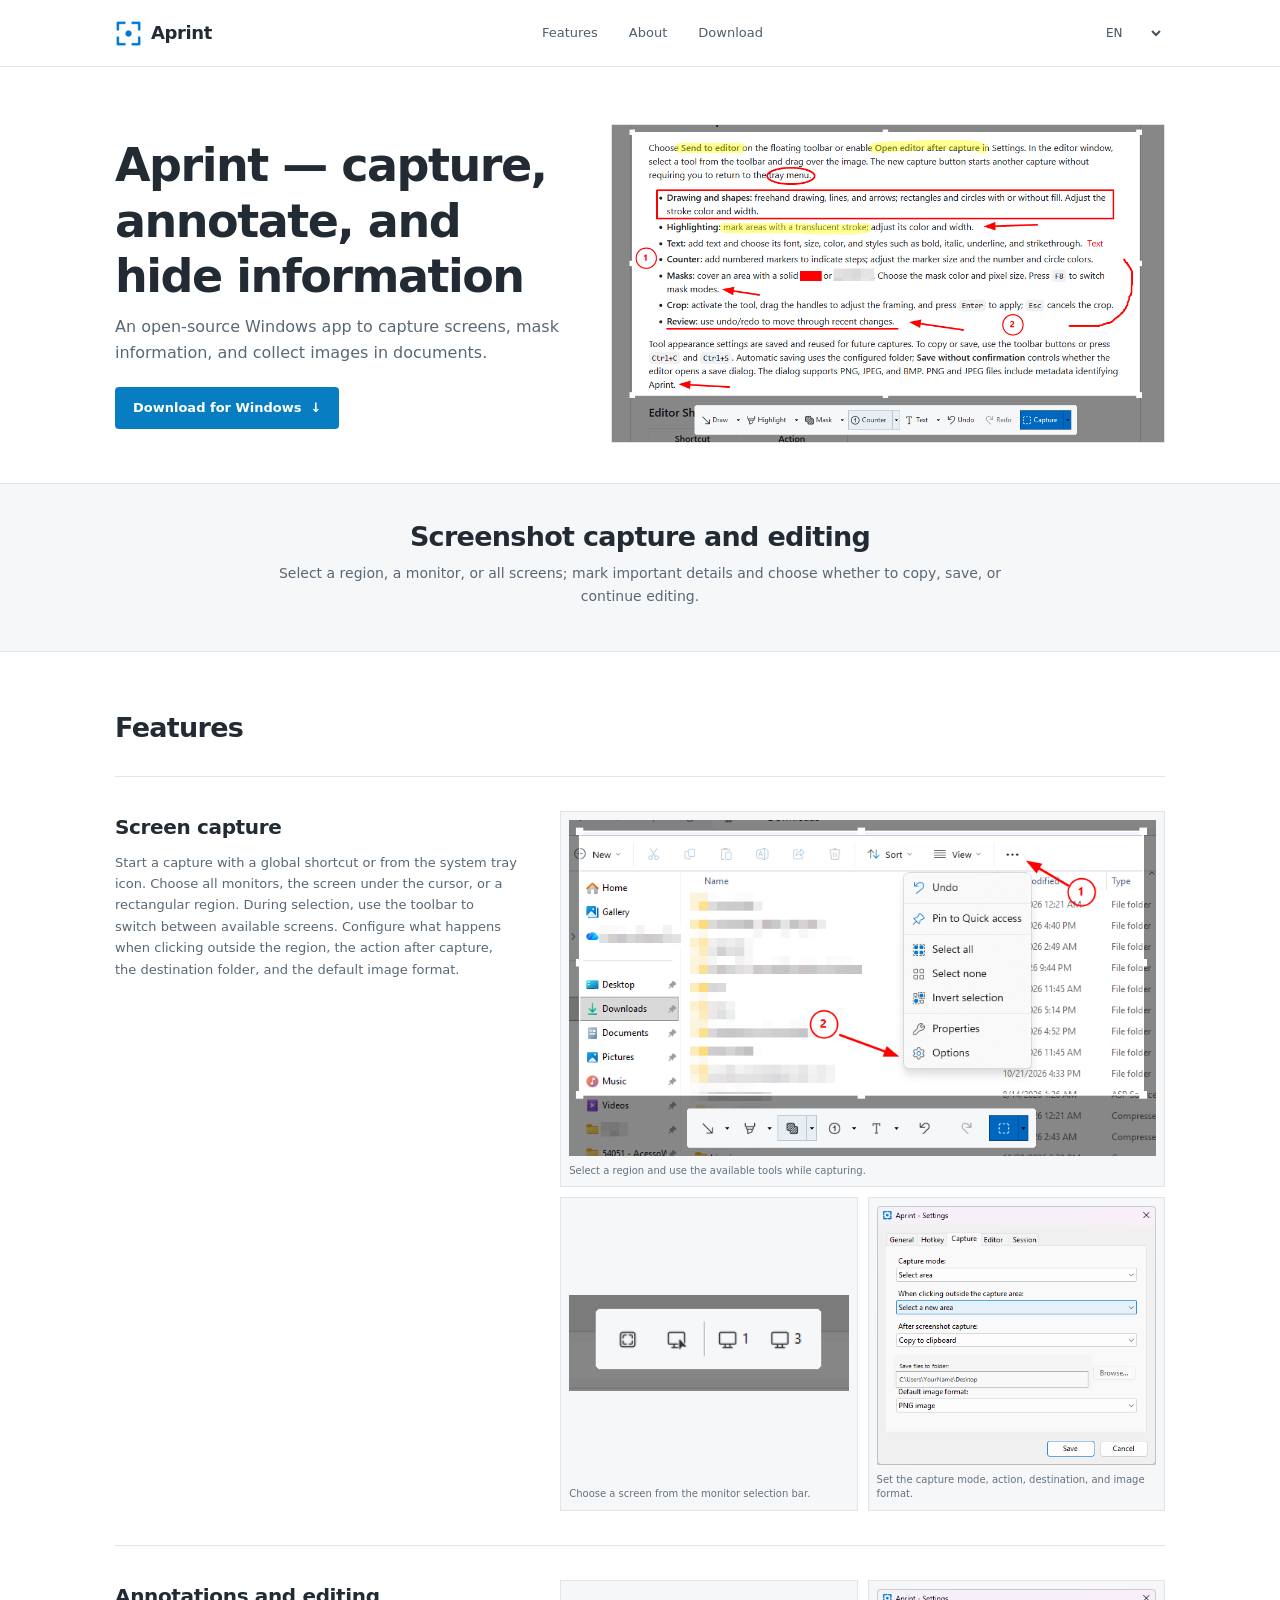
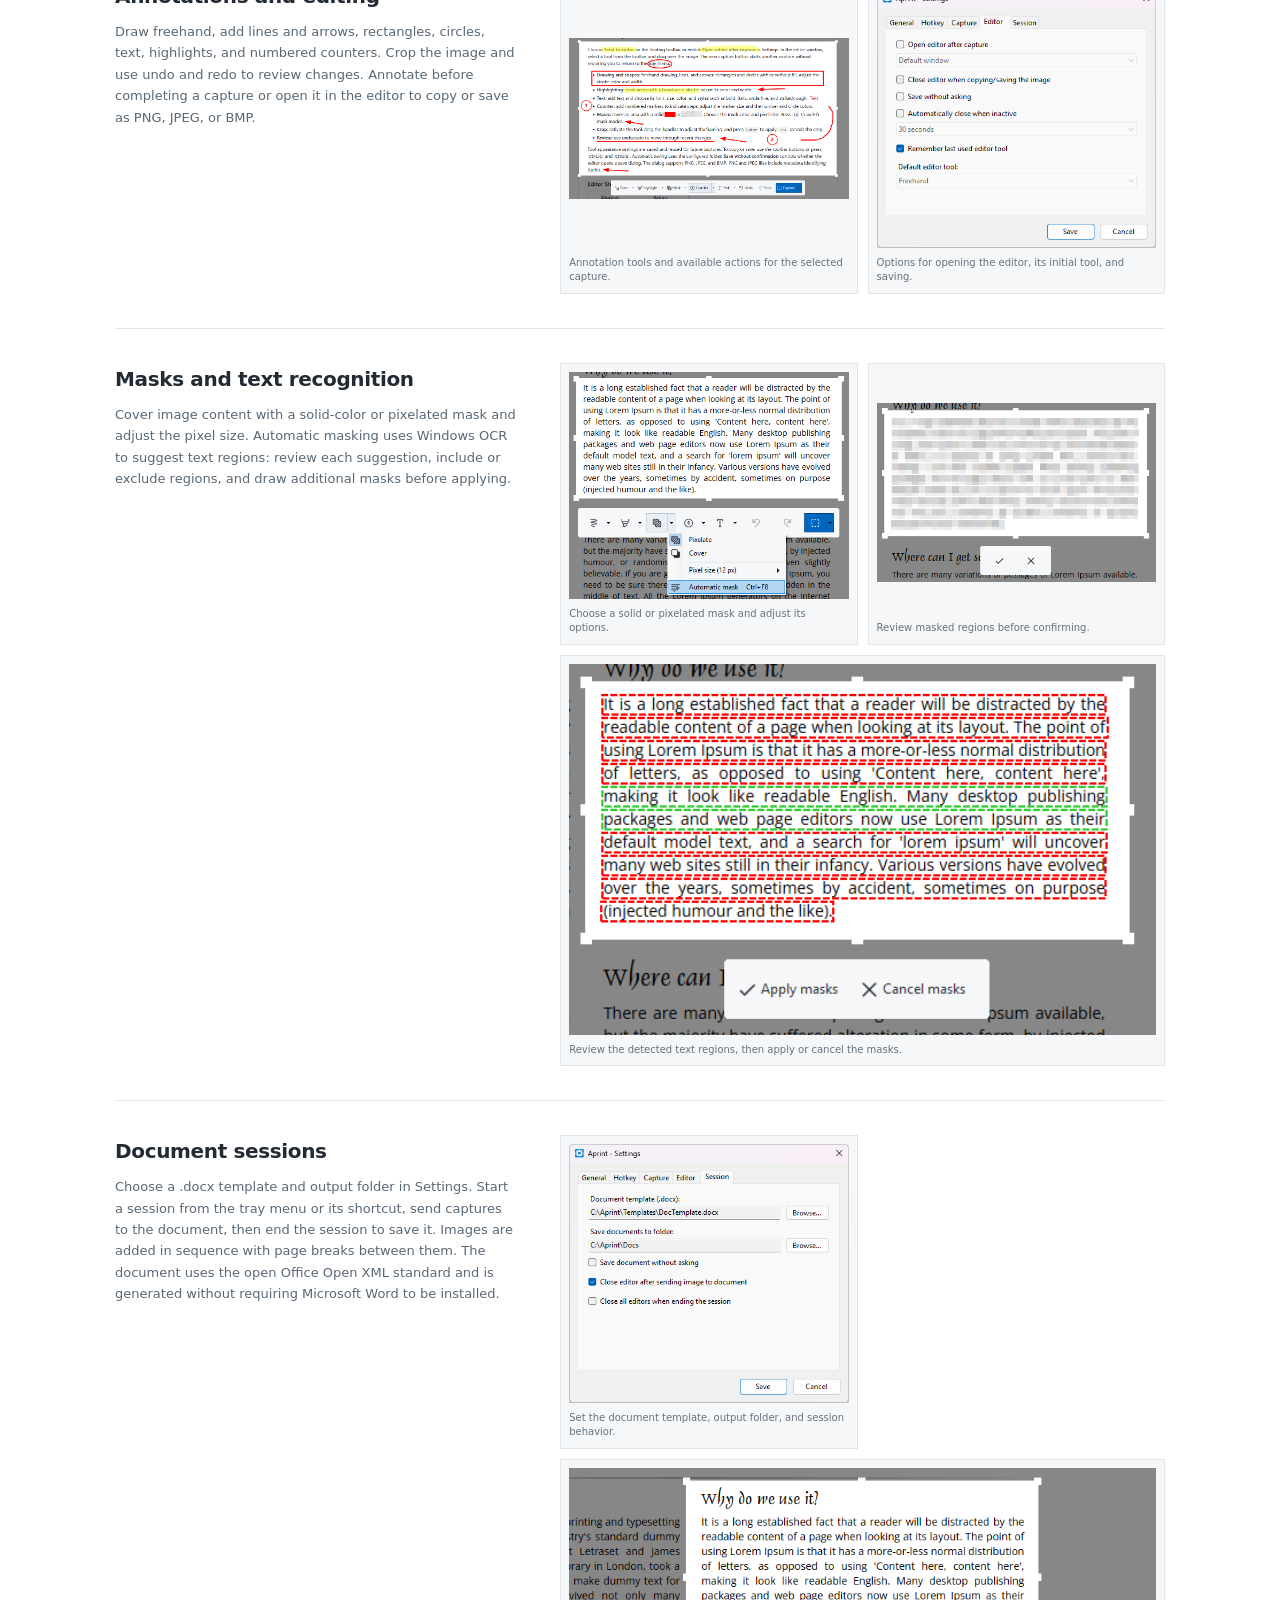
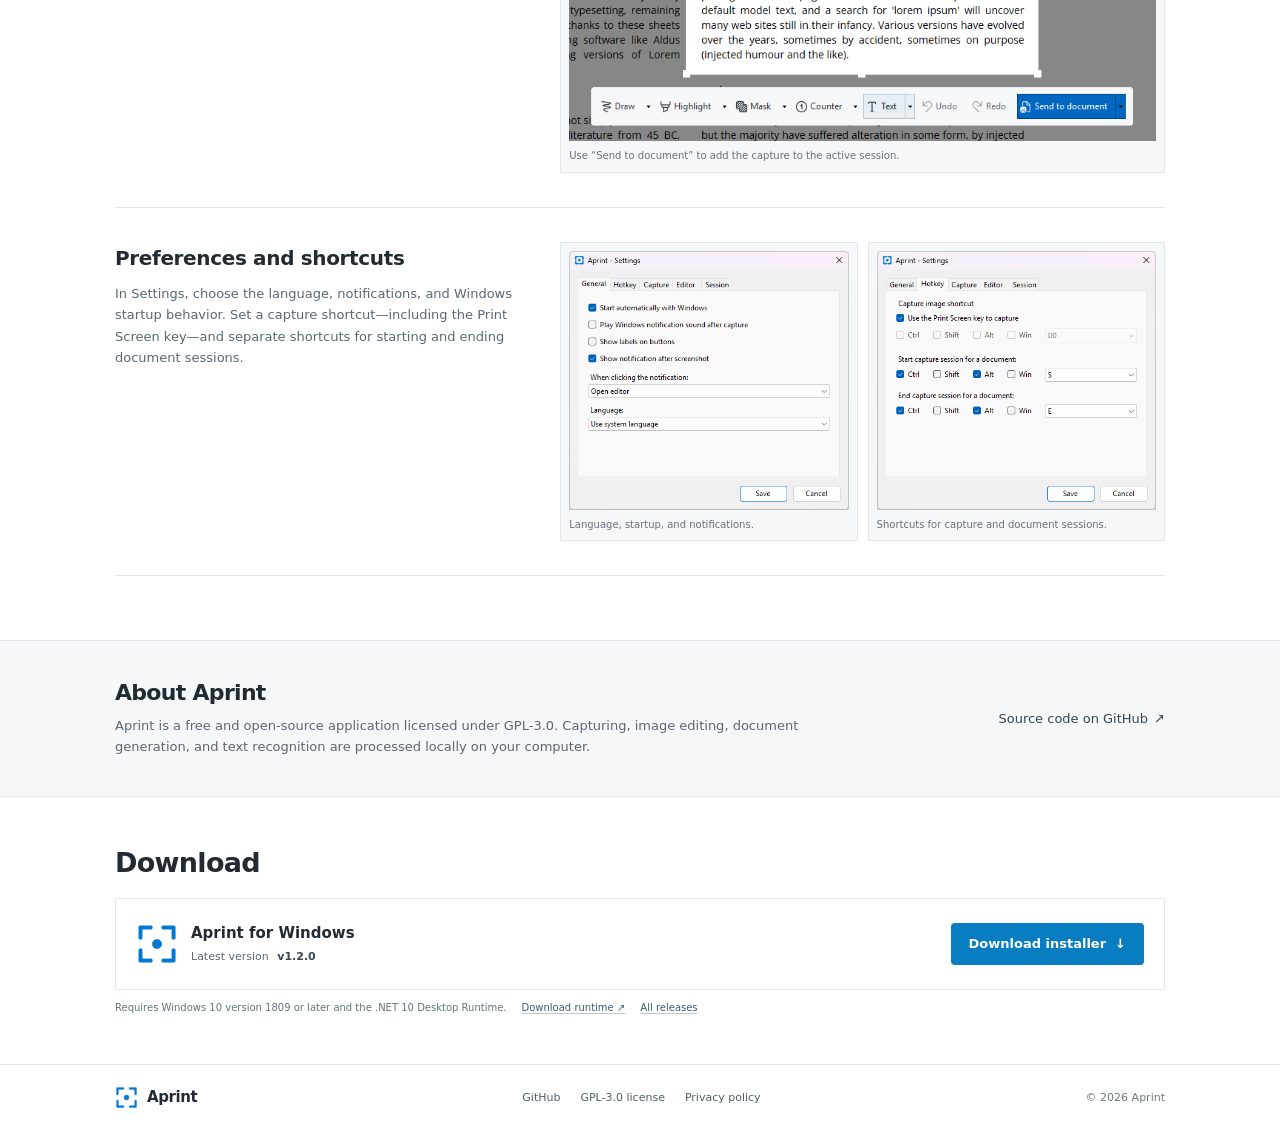
<file: index.html>
<!doctype html>
<html lang="en">
<head>
  <meta charset="utf-8">
  <meta name="viewport" content="width=device-width, initial-scale=1">
  <meta name="theme-color" content="#ffffff">
  <meta name="description" content="Open-source Windows app to capture screens, mask information, and collect images in documents.">
  <meta property="og:type" content="website">
  <meta property="og:title" content="Aprint — capture, annotate, and hide information">
  <meta property="og:description" content="Open-source Windows app to capture screens, mask information, and collect images in documents.">
  <meta property="og:image" content="assets/capture-annotations.png">
  <title>Aprint — capture, annotate, and hide information</title>
  <link rel="icon" type="image/png" href="assets/AppIcon.png">
  <link rel="stylesheet" href="styles.css">
  <script src="app.js" defer></script>
  <script async src="https://www.googletagmanager.com/gtm.js?id=GTM-P7H8LNK3"></script>
  <script>
    window.dataLayer = window.dataLayer || [];
    function gtag(){dataLayer.push(arguments);}
    gtag('js', new Date());
  </script>
  <script type="text/javascript">
    (function(c,l,a,r,i,t,y){
        c[a]=c[a]||function(){(c[a].q=c[a].q||[]).push(arguments)};
        t=l.createElement(r);t.async=1;t.src="https://www.clarity.ms/tag/"+i;
        y=l.getElementsByTagName(r)[0];y.parentNode.insertBefore(t,y);
    })(window, document, "clarity", "script", "zi9a3mgdma");
  </script>
</head>
<body>
  <a class="skip-link" href="#main" data-i18n="skip">Skip to content</a>
  <header class="site-header">
    <div class="container nav-wrap">
      <a class="brand" href="#" aria-label="Aprint — home" data-i18n-aria="brandHome">
        <img src="assets/AppIcon.png" alt="">
        <span>Aprint</span>
      </a>
      <nav class="desktop-nav" aria-label="Main navigation" data-i18n-aria="mainNavigation">
        <a href="#features" data-i18n="navFeatures">Features</a>
        <a href="#about" data-i18n="navAbout">About</a>
        <a href="#download" data-i18n="navDownload">Download</a>
      </nav>
      <div class="nav-actions">
        <label class="sr-only" for="language" data-i18n="languageLabel">Language</label>
        <select id="language" class="language-select" aria-label="Language" data-i18n-aria="languageLabel">
          <option value="en" selected>EN</option>
          <option value="pt-BR">PT</option>
          <option value="es">ES</option>
        </select>
      </div>
    </div>
  </header>

  <main id="main">
    <section class="hero">
      <div class="container">
        <div class="hero-copy">
          <h1 data-i18n="heroTitle">Aprint — capture, annotate, and hide information</h1>
          <p data-i18n="heroLead">An open-source Windows app to capture screens, mask information, and collect images in documents.</p>
          <a class="button button-primary" href="#download"><span data-i18n="heroCta">Download for Windows</span><span aria-hidden="true">↓</span></a>
        </div>
        <figure class="hero-preview">
          <img src="assets/capture-annotations.png" alt="" data-i18n-alt="heroAlt">
        </figure>
      </div>
    </section>

    <section class="intro">
      <div class="container intro-inner">
        <h2 data-i18n="introTitle">Screenshot capture and editing</h2>
        <p data-i18n="introBody">Select a region, a monitor, or all screens; mark important details and choose whether to copy, save, or continue editing.</p>
      </div>
    </section>

    <section class="section features" id="features">
      <div class="container">
        <h2 class="section-title" data-i18n="featuresTitle">Features</h2>
        <div class="feature-list">
          <article class="feature-row">
            <div class="feature-copy">
              <h3 data-i18n="captureTitle">Screen capture</h3>
              <p data-i18n="captureBody">Start a capture with a global shortcut or from the system tray icon. Choose all monitors, the screen under the cursor, or a rectangular region. During selection, use the toolbar to switch between available screens. Configure what happens when clicking outside the region, the action after capture, the destination folder, and the default image format.</p>
            </div>
            <div class="feature-gallery">
              <figure class="gallery-wide">
                <img src="assets/capture-snipping-tool.png" loading="lazy" alt="" data-i18n-alt="regionCaptureAlt">
                <figcaption data-i18n="regionCaptureCaption">Select a region and use the available tools while capturing.</figcaption>
              </figure>
              <figure>
                <img src="assets/capture-monitor-selection.png" loading="lazy" alt="" data-i18n-alt="monitorCaptureAlt">
                <figcaption data-i18n="monitorCaptureCaption">Choose a screen from the monitor selection bar.</figcaption>
              </figure>
              <figure>
                <img src="assets/settings-capture.png" loading="lazy" alt="" data-i18n-alt="captureSettingsAlt">
                <figcaption data-i18n="captureSettingsCaption">Set the capture mode, action, destination, and image format.</figcaption>
              </figure>
            </div>
          </article>
          <article class="feature-row">
            <div class="feature-copy">
              <h3 data-i18n="editTitle">Annotations and editing</h3>
              <p data-i18n="editBody">Draw freehand, add lines and arrows, rectangles, circles, text, highlights, and numbered counters. Crop the image and use undo and redo to review changes. Annotate before completing a capture or open it in the editor to copy or save as PNG, JPEG, or BMP.</p>
            </div>
            <div class="feature-gallery">
              <figure>
                <img src="assets/capture-annotations.png" loading="lazy" alt="" data-i18n-alt="annotationToolsAlt">
                <figcaption data-i18n="annotationToolsCaption">Annotation tools and available actions for the selected capture.</figcaption>
              </figure>
              <figure>
                <img src="assets/settings-editor.png" loading="lazy" alt="" data-i18n-alt="editorSettingsAlt">
                <figcaption data-i18n="editorSettingsCaption">Options for opening the editor, its initial tool, and saving.</figcaption>
              </figure>
            </div>
          </article>
          <article class="feature-row">
            <div class="feature-copy">
              <h3 data-i18n="maskTitle">Masks and text recognition</h3>
              <p data-i18n="maskBody">Cover image content with a solid-color or pixelated mask and adjust the pixel size. Automatic masking uses Windows OCR to suggest text regions: review each suggestion, include or exclude regions, and draw additional masks before applying.</p>
            </div>
            <div class="feature-gallery">
              <figure>
                <img src="assets/mask-automatic-menu.png" loading="lazy" alt="" data-i18n-alt="maskMenuAlt">
                <figcaption data-i18n="maskMenuCaption">Choose a solid or pixelated mask and adjust its options.</figcaption>
              </figure>
              <figure>
                <img src="assets/mask-pixelation-review.png" loading="lazy" alt="" data-i18n-alt="maskReviewAlt">
                <figcaption data-i18n="maskReviewCaption">Review masked regions before confirming.</figcaption>
              </figure>
              <figure class="gallery-wide">
                <img src="assets/mask-ocr-suggestions.png" loading="lazy" alt="" data-i18n-alt="maskOcrAlt">
                <figcaption data-i18n="maskOcrCaption">Review the detected text regions, then apply or cancel the masks.</figcaption>
              </figure>
            </div>
          </article>
          <article class="feature-row">
            <div class="feature-copy">
              <h3 data-i18n="sessionTitle">Document sessions</h3>
              <p data-i18n="sessionBody">Choose a .docx template and output folder in Settings. Start a session from the tray menu or its shortcut, send captures to the document, then end the session to save it. Images are added in sequence with page breaks between them. The document uses the open Office Open XML standard and is generated without requiring Microsoft Word to be installed.</p>
            </div>
            <div class="feature-gallery">
              <figure>
                <img src="assets/settings-session.png" loading="lazy" alt="" data-i18n-alt="sessionSettingsAlt">
                <figcaption data-i18n="sessionSettingsCaption">Set the document template, output folder, and session behavior.</figcaption>
              </figure>
              <figure class="gallery-wide">
                <img src="assets/session-send-to-document.png" loading="lazy" alt="" data-i18n-alt="sessionSendAlt">
                <figcaption data-i18n="sessionSendCaption">Use “Send to document” to add the capture to the active session.</figcaption>
              </figure>
            </div>
          </article>
          <article class="feature-row">
            <div class="feature-copy">
              <h3 data-i18n="preferencesTitle">Preferences and shortcuts</h3>
              <p data-i18n="preferencesBody">In Settings, choose the language, notifications, and Windows startup behavior. Set a capture shortcut—including the Print Screen key—and separate shortcuts for starting and ending document sessions.</p>
            </div>
            <div class="feature-gallery">
              <figure>
                <img src="assets/settings-general.png" loading="lazy" alt="" data-i18n-alt="generalSettingsAlt">
                <figcaption data-i18n="generalSettingsCaption">Language, startup, and notifications.</figcaption>
              </figure>
              <figure>
                <img src="assets/settings-hotkeys.png" loading="lazy" alt="" data-i18n-alt="hotkeySettingsAlt">
                <figcaption data-i18n="hotkeySettingsCaption">Shortcuts for capture and document sessions.</figcaption>
              </figure>
            </div>
          </article>
        </div>
      </div>
    </section>

    <section class="about" id="about">
      <div class="container about-inner">
        <div class="about-copy">
          <h2 data-i18n="aboutTitle">About Aprint</h2>
          <p data-i18n="aboutBody">Aprint is a free and open-source application licensed under GPL-3.0. Capturing, image editing, document generation, and text recognition are processed locally on your computer.</p>
        </div>
        <a class="text-link" href="https://github.com/adrianoramos/aprint" target="_blank" rel="noopener noreferrer"><span data-i18n="sourceLink">Source code on GitHub</span><span aria-hidden="true">↗</span></a>
      </div>
    </section>

    <section class="download section" id="download">
      <div class="container">
        <h2 class="section-title" data-i18n="downloadTitle">Download</h2>
        <div class="download-card">
          <div class="download-info">
            <img src="assets/AppIcon.png" alt="" width="42" height="42">
            <div>
              <h3 data-i18n="windowsDownload">Aprint for Windows</h3>
              <p><span data-i18n="latestRelease">Latest version</span> <strong id="release-version">v1.2.0</strong><span id="release-date"></span></p>
            </div>
          </div>
          <a class="button button-primary" id="download-button" href="https://github.com/adrianoramos/aprint/releases/download/v1.2.0/Aprint-1.2.0-setup.exe">
            <span data-i18n="downloadInstaller">Download installer</span>
            <span aria-hidden="true">↓</span>
          </a>
        </div>
        <div class="download-notes">
          <span data-i18n="requirements">Requires Windows 10 version 1809 or later and the .NET 10 Desktop Runtime.</span>
          <a href="https://dotnet.microsoft.com/download/dotnet/10.0" target="_blank" rel="noopener noreferrer" data-i18n="runtimeLink">Download runtime ↗</a>
          <a id="release-link" href="https://github.com/adrianoramos/aprint/releases" target="_blank" rel="noopener noreferrer" data-i18n="allReleases">All releases</a>
        </div>
      </div>
    </section>
  </main>

  <footer class="site-footer">
    <div class="container footer-inner">
      <a class="brand" href="#" aria-label="Aprint — home" data-i18n-aria="brandHome">
        <img src="assets/AppIcon.png" alt="">
        <span>Aprint</span>
      </a>
      <div class="footer-links">
        <a href="https://github.com/adrianoramos/aprint" target="_blank" rel="noopener noreferrer" data-i18n="footerGithub">GitHub</a>
        <a href="https://github.com/adrianoramos/aprint/blob/main/LICENSE" target="_blank" rel="noopener noreferrer" data-i18n="footerLicense">GPL-3.0 license</a>
        <a href="privacy.html" data-i18n="footerPrivacy">Privacy policy</a>
      </div>
      <span class="copyright">© <span id="year"></span> Aprint</span>
    </div>
  </footer>
</body>
</html>
</file>
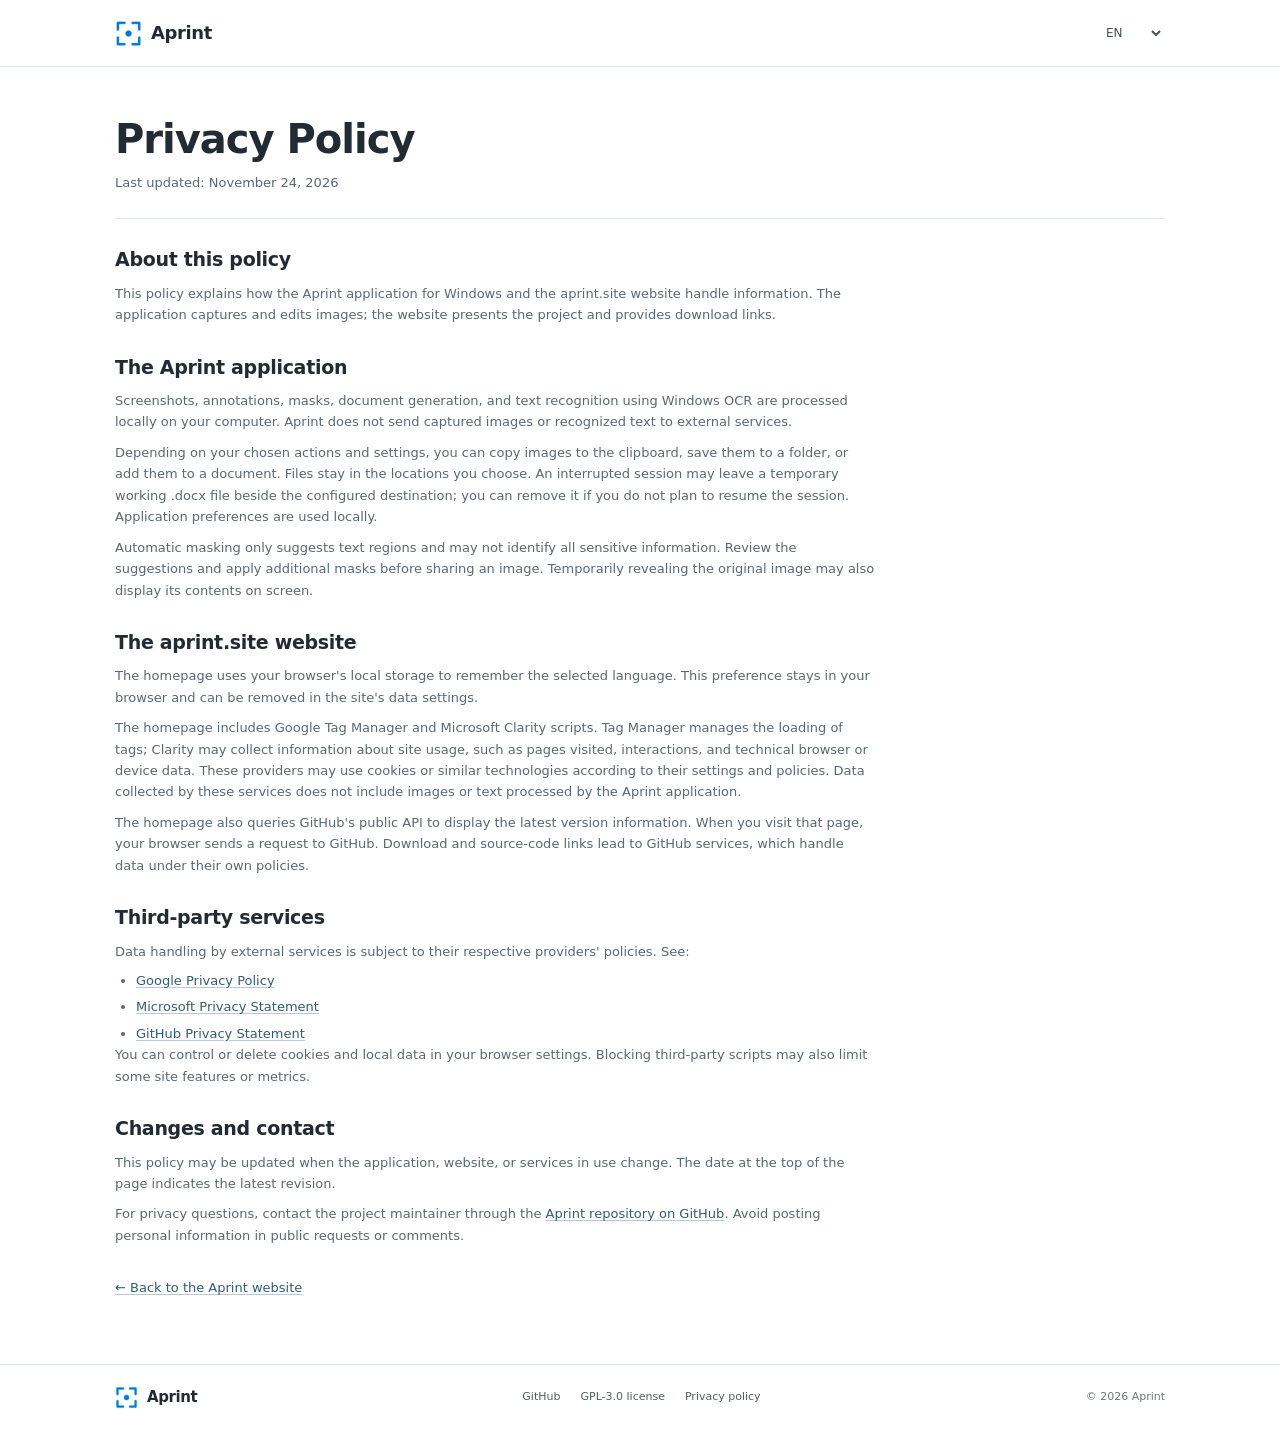
<file: privacy.html>
<!doctype html>
<html lang="en">
<head>
  <meta charset="utf-8">
  <meta name="viewport" content="width=device-width, initial-scale=1">
  <meta name="theme-color" content="#ffffff">
  <meta name="description" content="Privacy policy for the Aprint application and aprint.site.">
  <title>Privacy Policy — Aprint</title>
  <link rel="icon" type="image/png" href="assets/AppIcon.png">
  <link rel="stylesheet" href="styles.css">
  <script src="privacy.js" defer></script>
</head>
<body>
  <a class="skip-link" href="#main" data-policy-i18n="skip">Skip to content</a>
  <header class="site-header">
    <div class="container nav-wrap">
      <a class="brand" href="index.html" aria-label="Aprint — home" data-policy-aria="brandHome">
        <img src="assets/AppIcon.png" alt="">
        <span>Aprint</span>
      </a>
      <div class="nav-actions">
        <label class="sr-only" for="policy-language" data-policy-i18n="languageLabel">Language</label>
        <select id="policy-language" class="language-select" aria-label="Language" data-policy-aria="languageLabel">
          <option value="en" selected>EN</option>
          <option value="pt-BR">PT</option>
          <option value="es">ES</option>
        </select>
      </div>
    </div>
  </header>

  <main class="policy-main" id="main">
    <div class="container">
      <header class="policy-heading">
        <h1 data-policy-i18n="title">Privacy Policy</h1>
        <p data-policy-i18n="updated">Last updated: November 24, 2026</p>
      </header>

      <div class="policy-content">
        <section>
          <h2 data-policy-i18n="aboutTitle">About this policy</h2>
          <p data-policy-i18n="aboutBody">This policy explains how the Aprint application for Windows and the aprint.site website handle information. The application captures and edits images; the website presents the project and provides download links.</p>
        </section>

        <section>
          <h2 data-policy-i18n="appTitle">The Aprint application</h2>
          <p data-policy-i18n="appBody1">Screenshots, annotations, masks, document generation, and text recognition using Windows OCR are processed locally on your computer. Aprint does not send captured images or recognized text to external services.</p>
          <p data-policy-i18n="appBody2">Depending on your chosen actions and settings, you can copy images to the clipboard, save them to a folder, or add them to a document. Files stay in the locations you choose. An interrupted session may leave a temporary working .docx file beside the configured destination; you can remove it if you do not plan to resume the session. Application preferences are used locally.</p>
          <p data-policy-i18n="appBody3">Automatic masking only suggests text regions and may not identify all sensitive information. Review the suggestions and apply additional masks before sharing an image. Temporarily revealing the original image may also display its contents on screen.</p>
        </section>

        <section>
          <h2 data-policy-i18n="siteTitle">The aprint.site website</h2>
          <p data-policy-i18n="siteBody1">The homepage uses your browser's local storage to remember the selected language. This preference stays in your browser and can be removed in the site's data settings.</p>
          <p data-policy-i18n="siteBody2">The homepage includes Google Tag Manager and Microsoft Clarity scripts. Tag Manager manages the loading of tags; Clarity may collect information about site usage, such as pages visited, interactions, and technical browser or device data. These providers may use cookies or similar technologies according to their settings and policies. Data collected by these services does not include images or text processed by the Aprint application.</p>
          <p data-policy-i18n="siteBody3">The homepage also queries GitHub's public API to display the latest version information. When you visit that page, your browser sends a request to GitHub. Download and source-code links lead to GitHub services, which handle data under their own policies.</p>
        </section>

        <section>
          <h2 data-policy-i18n="thirdPartyTitle">Third-party services</h2>
          <p data-policy-i18n="thirdPartyBody">Data handling by external services is subject to their respective providers' policies. See:</p>
          <ul>
            <li><a href="https://policies.google.com/privacy" target="_blank" rel="noopener noreferrer" data-policy-i18n="googlePrivacy">Google Privacy Policy</a></li>
            <li><a href="https://privacy.microsoft.com/privacystatement" target="_blank" rel="noopener noreferrer" data-policy-i18n="microsoftPrivacy">Microsoft Privacy Statement</a></li>
            <li><a href="https://docs.github.com/en/site-policy/privacy-policies/github-general-privacy-statement" target="_blank" rel="noopener noreferrer" data-policy-i18n="githubPrivacy">GitHub Privacy Statement</a></li>
          </ul>
          <p data-policy-i18n="thirdPartyBody2">You can control or delete cookies and local data in your browser settings. Blocking third-party scripts may also limit some site features or metrics.</p>
        </section>

        <section>
          <h2 data-policy-i18n="changesTitle">Changes and contact</h2>
          <p data-policy-i18n="changesBody">This policy may be updated when the application, website, or services in use change. The date at the top of the page indicates the latest revision.</p>
          <p><span data-policy-i18n="contactBody">For privacy questions, contact the project maintainer through the</span> <a href="https://github.com/adrianoramos/aprint" target="_blank" rel="noopener noreferrer" data-policy-i18n="contactLink">Aprint repository on GitHub</a>. <span data-policy-i18n="contactNote">Avoid posting personal information in public requests or comments.</span></p>
        </section>

        <a class="policy-back" href="index.html" data-policy-i18n="back">← Back to the Aprint website</a>
      </div>
    </div>
  </main>

  <footer class="site-footer">
    <div class="container footer-inner">
      <a class="brand" href="index.html" aria-label="Aprint — home" data-policy-aria="brandHome">
        <img src="assets/AppIcon.png" alt="">
        <span>Aprint</span>
      </a>
      <div class="footer-links">
        <a href="https://github.com/adrianoramos/aprint" target="_blank" rel="noopener noreferrer">GitHub</a>
        <a href="https://github.com/adrianoramos/aprint/blob/main/LICENSE" target="_blank" rel="noopener noreferrer" data-policy-i18n="license">GPL-3.0 license</a>
        <a href="privacy.html" aria-current="page" data-policy-i18n="footerPrivacy">Privacy policy</a>
      </div>
      <span class="copyright">© 2026 Aprint</span>
    </div>
  </footer>
</body>
</html>
</file>
<file: styles.css>
:root {
  color-scheme: light;
  --page: #fff;
  --subtle: #f5f7f9;
  --line: #e1e6eb;
  --text: #222b33;
  --muted: #596875;
  --blue: #087dc1;
  --font: Inter, ui-sans-serif, system-ui, -apple-system, BlinkMacSystemFont, "Segoe UI", sans-serif;
}

* { box-sizing: border-box; }
html { scroll-behavior: smooth; scroll-padding-top: 76px; }
body { margin: 0; background: var(--page); color: var(--text); font-family: var(--font); font-size: 15px; line-height: 1.65; -webkit-font-smoothing: antialiased; }
a { color: inherit; text-decoration: none; }
img { display: block; max-width: 100%; }
h1, h2, h3, p, figure { margin: 0; }
.container { width: min(1050px, calc(100% - 48px)); margin-inline: auto; }
.sr-only { position: absolute; width: 1px; height: 1px; padding: 0; margin: -1px; overflow: hidden; clip: rect(0,0,0,0); white-space: nowrap; border: 0; }
.skip-link { position: fixed; z-index: 20; top: 10px; left: 10px; padding: 8px 12px; transform: translateY(-150%); border-radius: 3px; background: #fff; color: var(--text); box-shadow: 0 1px 5px #0002; }
.skip-link:focus { transform: translateY(0); }

.site-header { position: sticky; z-index: 10; top: 0; border-bottom: 1px solid var(--line); background: rgba(255,255,255,.97); }
.nav-wrap { display: flex; min-height: 66px; align-items: center; justify-content: space-between; }
.brand { display: inline-flex; align-items: center; gap: 9px; font-size: 18px; font-weight: 650; letter-spacing: -.4px; }
.brand img { width: 27px; height: 27px; object-fit: contain; }
.desktop-nav { display: flex; align-items: center; gap: 31px; }
.desktop-nav a, .footer-links a { color: #4f5e6a; font-size: 13px; }
.desktop-nav a:hover, .footer-links a:hover, .text-link:hover { color: var(--blue); }
.nav-actions { display: flex; align-items: center; }
.language-select { padding: 7px 25px 7px 8px; border: 1px solid transparent; border-radius: 3px; background: transparent; color: #43515d; font: inherit; font-size: 12px; cursor: pointer; }
.language-select:focus-visible { outline: 2px solid var(--blue); outline-offset: 2px; }
.language-select option { background: white; color: var(--text); }

.hero { padding: 57px 0 40px; }
.hero-copy { max-width: 760px; margin: 0 auto 34px; text-align: center; }
.hero h1 { font-size: clamp(32px, 4.1vw, 46px); font-weight: 620; letter-spacing: -1.5px; line-height: 1.2; }
.hero-copy p { margin: 10px auto 20px; color: var(--muted); font-size: 16px; }
.button { display: inline-flex; min-height: 42px; padding: 0 17px; align-items: center; justify-content: center; gap: 9px; border: 1px solid transparent; border-radius: 4px; font: inherit; font-size: 13px; font-weight: 600; }
.button-primary { background: var(--blue); color: #fff; }
.button-primary:hover { background: #066ba7; }
.hero-preview { max-width: 850px; margin-inline: auto; border: 1px solid #dfe4e9; background: var(--subtle); }
.hero-preview img { width: 100%; }

@media (min-width: 801px) {
  .hero > .container { display: grid; grid-template-columns: minmax(0, .9fr) minmax(0, 1.1fr); align-items: center; gap: 42px; }
  .hero-copy { margin: 0; text-align: left; }
  .hero-copy p { margin-inline: 0; }
  .hero-preview { width: 100%; min-width: 0; }
}

.intro { padding: 35px 0 43px; border-block: 1px solid var(--line); background: var(--subtle); }
.intro-inner { max-width: 730px; text-align: center; }
.intro h2, .section-title, .about h2 { font-size: 27px; font-weight: 610; letter-spacing: -.7px; line-height: 1.3; }
.intro p { margin-top: 8px; color: var(--muted); font-size: 14px; }

.section { padding: 58px 0 64px; }
.section-title { margin-bottom: 30px; }
.feature-list { border-top: 1px solid var(--line); }
.feature-row { display: grid; padding: 34px 0; grid-template-columns: .8fr 1.2fr; align-items: start; gap: 42px; border-bottom: 1px solid var(--line); }
.feature-row-reverse { grid-template-columns: 1.2fr .8fr; }
.feature-row-reverse .feature-copy { grid-column: 2; grid-row: 1; }
.feature-row-reverse .feature-gallery { grid-column: 1; grid-row: 1; }
.feature-copy h3 { font-size: 20px; font-weight: 610; letter-spacing: -.35px; }
.feature-copy p { margin-top: 8px; color: var(--muted); font-size: 13px; }
.feature-gallery { display: grid; min-width: 0; grid-template-columns: repeat(2, minmax(0, 1fr)); align-items: stretch; gap: 10px; }
.feature-gallery figure { display: grid; min-width: 0; padding: 8px; grid-template-rows: 1fr auto; gap: 8px; border: 1px solid #e0e5e9; background: var(--subtle); }
.feature-gallery figure img { width: 100%; max-height: 280px; align-self: center; object-fit: contain; }
.feature-gallery .gallery-wide { grid-column: 1 / -1; }
.feature-gallery .gallery-wide img { max-height: 380px; }
.feature-gallery figcaption { color: #64727e; font-size: 10px; line-height: 1.45; }

.about { padding: 38px 0; border-block: 1px solid var(--line); background: var(--subtle); }
.about-inner { display: flex; align-items: center; justify-content: space-between; gap: 38px; }
.about-copy { max-width: 710px; }
.about h2 { font-size: 22px; }
.about p { margin-top: 7px; color: var(--muted); font-size: 13px; }
.text-link { display: inline-flex; flex: 0 0 auto; align-items: center; gap: 6px; color: #334653; font-size: 13px; }

.download { padding-top: 48px; padding-bottom: 48px; }
.download .section-title { margin-bottom: 18px; }
.download-card { display: flex; min-height: 92px; padding: 18px 20px; align-items: center; justify-content: space-between; gap: 20px; border: 1px solid var(--line); background: #fff; }
.download-info { display: flex; align-items: center; gap: 13px; }
.download-info > img { width: 42px; height: 42px; object-fit: contain; }
.download-info h3 { font-size: 15px; font-weight: 610; }
.download-info p { margin-top: 2px; color: var(--muted); font-size: 11px; }
.download-info strong { margin-left: 5px; color: #344553; font-weight: 600; }
#release-date:empty { display: none; }
#release-date:not(:empty)::before { padding-inline: 5px; content: "·"; }
.download-notes { display: flex; margin-top: 10px; flex-wrap: wrap; gap: 5px 15px; color: #64727e; font-size: 10px; }
.download-notes a { color: #405b6e; text-decoration: underline; text-decoration-color: #bac8d1; text-underline-offset: 2px; }
.download-notes a:hover { color: var(--blue); }

.site-footer { border-top: 1px solid var(--line); background: #fff; }
.footer-inner { display: flex; min-height: 65px; align-items: center; justify-content: space-between; gap: 20px; }
.footer-inner .brand { font-size: 15px; }
.footer-inner .brand img { width: 23px; height: 23px; }
.footer-links { display: flex; gap: 20px; }
.footer-links a, .copyright { font-size: 11px; }
.copyright { color: #6a7782; }
:focus-visible { outline: 2px solid var(--blue); outline-offset: 3px; }

.policy-main { padding: 48px 0 64px; }
.policy-heading { padding-bottom: 25px; border-bottom: 1px solid var(--line); }
.policy-heading h1 { font-size: clamp(30px, 4vw, 40px); font-weight: 620; letter-spacing: -1px; line-height: 1.2; }
.policy-heading p { margin-top: 9px; color: var(--muted); font-size: 13px; }
.policy-content { max-width: 760px; padding-top: 25px; }
.policy-content section + section { margin-top: 26px; }
.policy-content h2 { margin-bottom: 7px; font-size: 19px; font-weight: 610; letter-spacing: -.3px; }
.policy-content p, .policy-content li { color: var(--muted); font-size: 13px; }
.policy-content p + p { margin-top: 9px; }
.policy-content ul { margin: 8px 0 0; padding-left: 21px; }
.policy-content li + li { margin-top: 5px; }
.policy-content a { color: #315d78; text-decoration: underline; text-decoration-color: #bac8d1; text-underline-offset: 2px; }
.policy-content a:hover { color: var(--blue); }
.policy-back { display: inline-flex; margin-top: 31px; color: #315d78; font-size: 13px; }
.policy-back:hover { color: var(--blue); }

@media (max-width: 680px) {
  html { scroll-padding-top: 65px; }
  .container { width: calc(100% - 36px); }
  .nav-wrap { min-height: 60px; }
  .desktop-nav { gap: 14px; }
  .desktop-nav a { font-size: 11px; }
  .brand { gap: 7px; font-size: 16px; }
  .brand img { width: 24px; height: 24px; }
  .language-select { padding-inline: 4px 16px; font-size: 10px; }
  .hero { padding: 43px 0 30px; }
  .hero-copy { margin-bottom: 25px; }
  .hero h1 { font-size: 34px; }
  .hero-copy p { font-size: 14px; }
  .intro { padding: 29px 0 34px; }
  .intro h2, .section-title { font-size: 24px; }
  .section { padding: 42px 0; }
  .feature-row, .feature-row-reverse { padding: 24px 0; grid-template-columns: 1fr; gap: 16px; }
  .feature-row-reverse .feature-copy, .feature-row-reverse .feature-gallery { grid-column: 1; grid-row: auto; }
  .feature-copy h3 { font-size: 18px; }
  .feature-copy p { font-size: 12px; }
  .feature-gallery { gap: 8px; }
  .feature-gallery figure { padding: 6px; gap: 6px; }
  .feature-gallery figure img { max-height: 230px; }
  .feature-gallery .gallery-wide img { max-height: 290px; }
  .feature-gallery figcaption { font-size: 9px; }
  .about-inner { align-items: flex-start; flex-direction: column; gap: 16px; }
  .download-card { align-items: flex-start; flex-direction: column; }
  .download-card .button { align-self: stretch; }
  .footer-inner { padding-block: 15px; flex-wrap: wrap; }
  .footer-links { gap: 13px; }
  .policy-main { padding: 36px 0 48px; }
}

@media (max-width: 370px) {
  .desktop-nav { gap: 9px; }
  .desktop-nav a { font-size: 10px; }
  .brand span { display: none; }
}

@media (prefers-reduced-motion: reduce) {
  *, *::before, *::after { scroll-behavior: auto !important; transition-duration: .01ms !important; animation-duration: .01ms !important; animation-iteration-count: 1 !important; }
}
</file>
